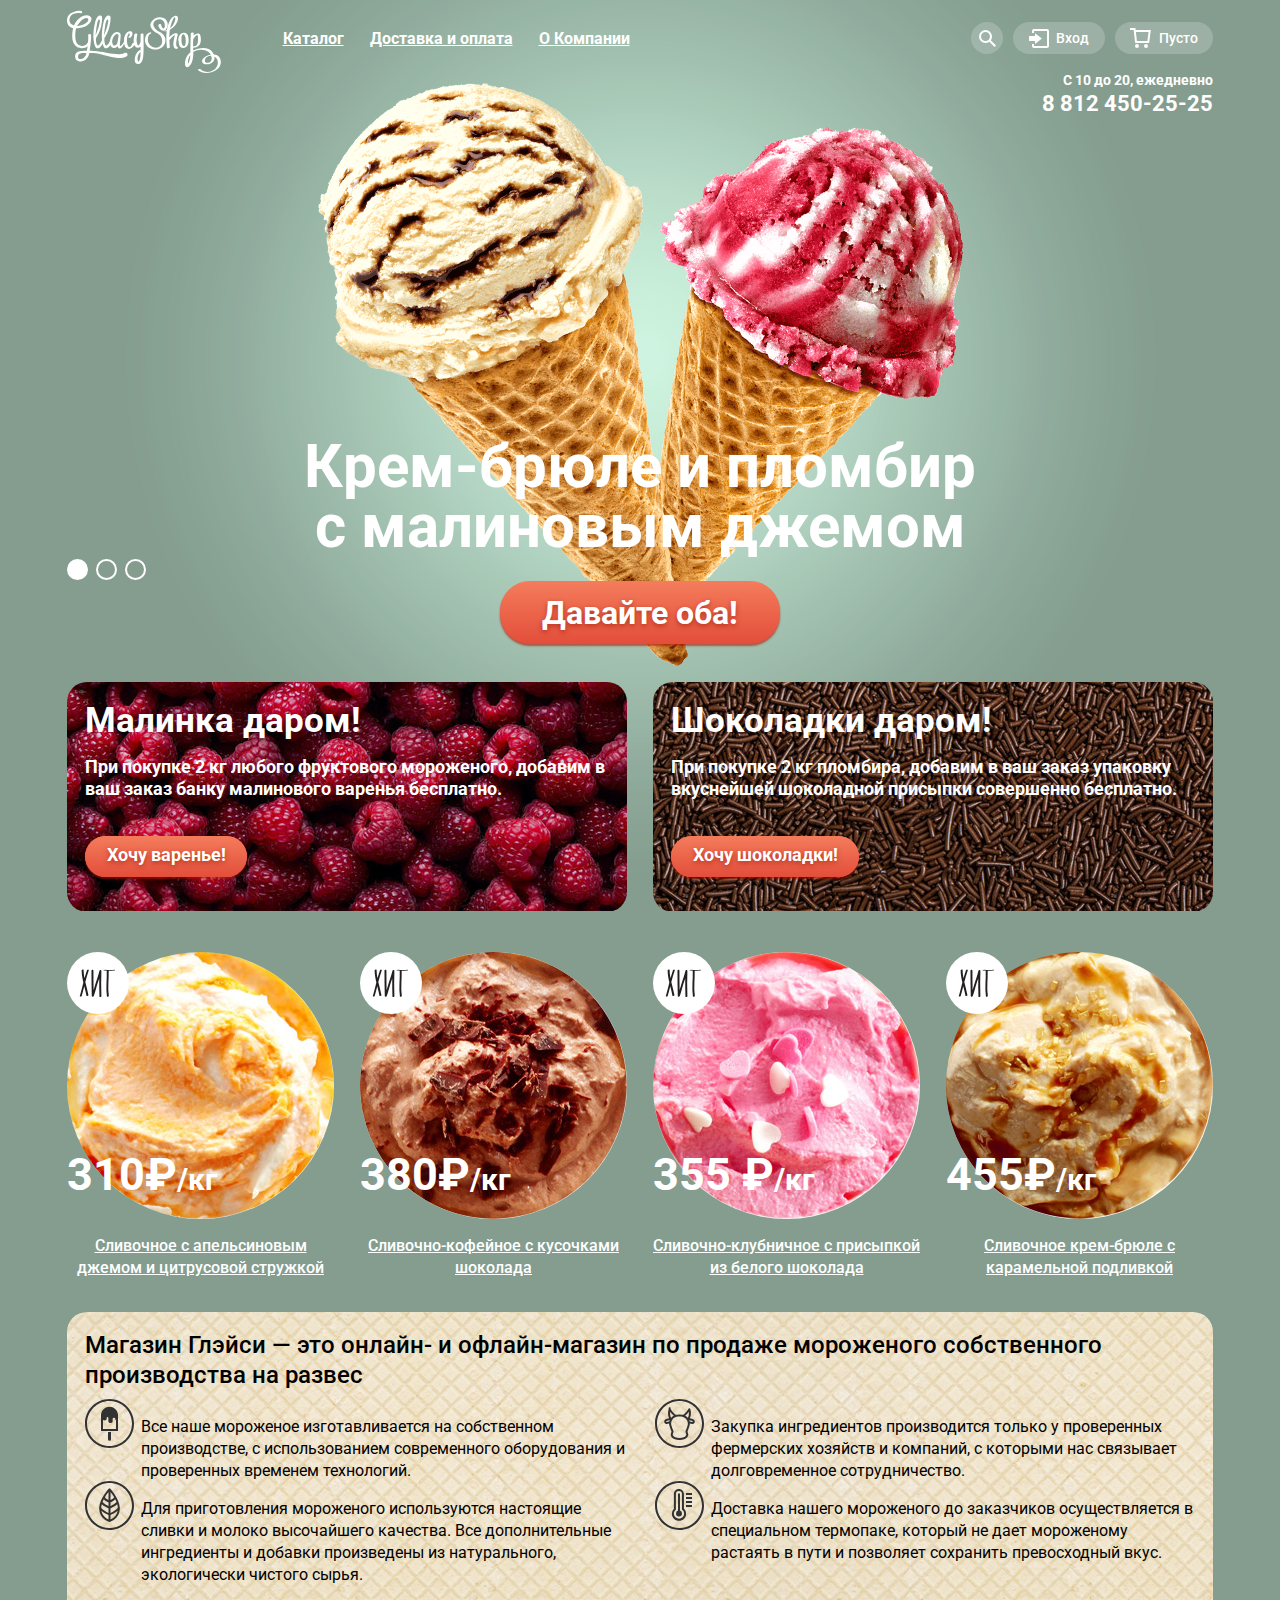
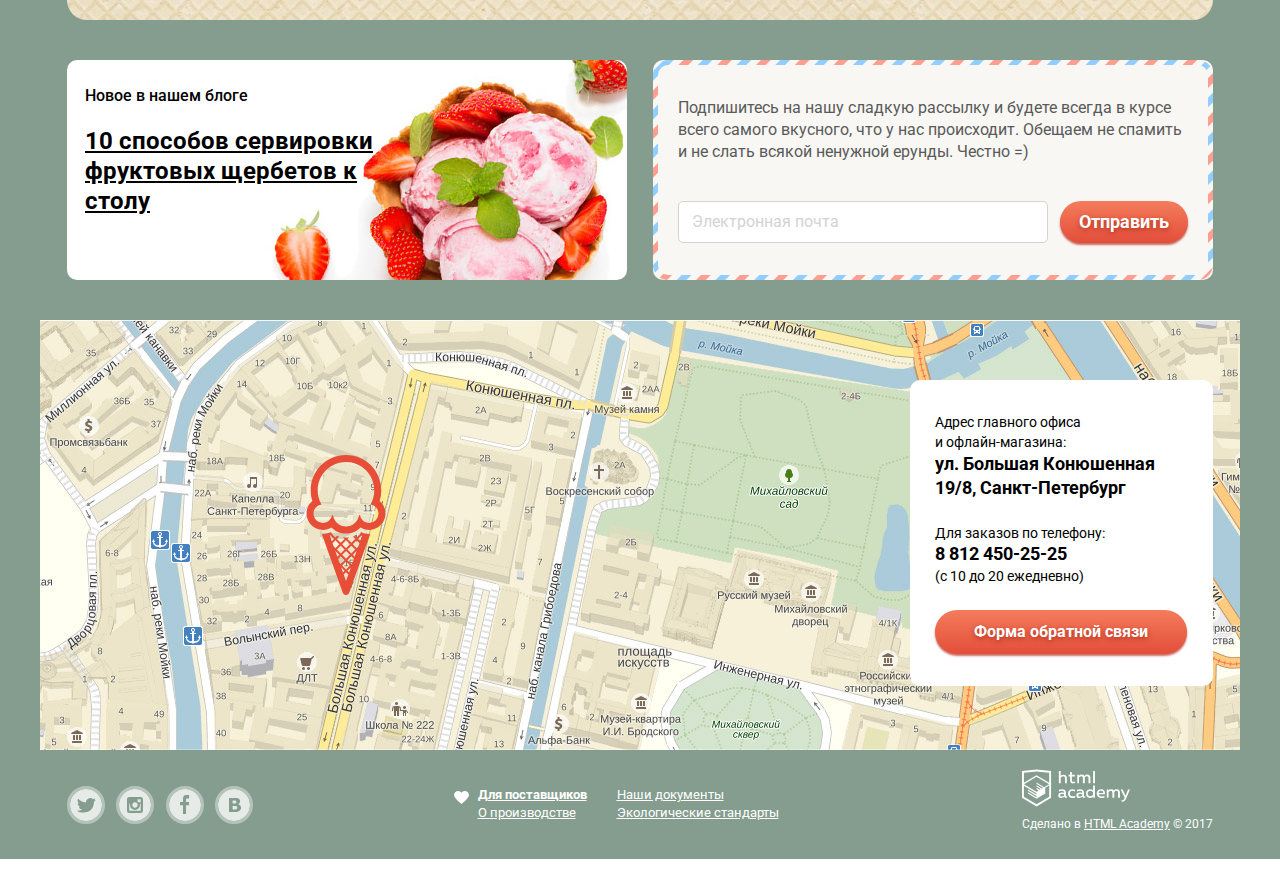
<file: index.html>
<!DOCTYPE html>
<html lang="ru">
  <head>
    <meta charset="utf-8">
    <title>Глейси: магазин мороженого</title>
    <link href="https://fonts.googleapis.com/css?family=Roboto:400,500,700&amp;subset=cyrillic" rel="stylesheet">
    <link rel="stylesheet" type="text/css" href="css/normalize.css">
    <link rel="stylesheet" type="text/css" href="css/style.css">
  </head>
  <body>
    <input class="visually-hidden" type="radio" name="toggle" id="product-1" checked>
    <input class="visually-hidden" type="radio" name="toggle" id="product-2">
    <input class="visually-hidden" type="radio" name="toggle" id="product-3">
    <div class="site-wrapper">
      <div class="container">
        <div class="main-header-wrapper">
          <header class="main-header">
            <a class="main-header-logo"><img src="img/logo.svg" width="154" height="64" alt="Логотип Глейси Шопа"></a>

            <nav class="main-navigation">
              <ul class="site-navigation">
                <li class="site-navigation-item">
                  <a href="catalog.html">Каталог</a>
                  <ul class="site-subnavi-list">
                    <li class="site-subnavi-item site-subnavi-item-new"><a href="#"><b>Новинки</b></a></li>
                    <li class="site-subnavi-item"><a href="#">Сливочное</a></li>
                    <li class="site-subnavi-item site-subnavi-item-active"><a href="#">Щербеты</a></li>
                    <li class="site-subnavi-item"><a href="#">Фруктовый лед</a></li>
                    <li class="site-subnavi-item"><a href="#">Мелорин</a></li>
                  </ul>
                </li>
                <li class="site-navigation-item"><a href="#">Доставка и оплата</a></li>
                <li class="site-navigation-item"><a href="#">О Компании</a></li>
              </ul>
            </nav>

            <div class="client-navigation-wrapper">
              <div class="client-navigation">
                <ul class="client-navigation-list">

                  <li class="client-navigation-item">
                    <a class="header-search" href="#">
                      <span class="visually-hidden">Поиск</span>
                      <svg xmlns="http://www.w3.org/2000/svg" xmlns:xlink="http://www.w3.org/1999/xlink" width="17" height="17" viewBox="0 0 17 17"><path fill="#fff" d="M16.958 15.527L11.75 10.32A6.455 6.455 0 0 0 13 6.5 6.5 6.5 0 1 0 6.5 13a6.465 6.465 0 0 0 3.839-1.263l5.205 5.204 1.414-1.414zM6.5 11C4.019 11 2 8.981 2 6.5S4.019 2 6.5 2 11 4.019 11 6.5 8.981 11 6.5 11z"/></svg>
                    </a>
                    <form class="search-modal" action="https://echo.htmlacademy.ru" method="post">
                      <label class="visually-hidden" for="search-input">Поиск по сайту</label>
                      <input class="search-input-field" type="search" name="search" id="search-input" placeholder="Что ищем?">
                    </form>
                  </li>

                  <li class="client-navigation-item">
                    <a class="header-login" href="#"><span class="header-login-text">Вход</span>
                      <svg xmlns="http://www.w3.org/2000/svg" xmlns:xlink="http://www.w3.org/1999/xlink" width="21" height="19" viewBox="0 0 21 19"><g fill="#000"><path d="M6 14.875L12.917 9.5 6 4.125v2.917H-.042v4.917H6z"/><path d="M18 0H5C3.9 0 3 .9 3 2v2h2V2h13v15H5v-2H3v2c0 1.1.9 2 2 2h13c1.1 0 2-.9 2-2V2c0-1.1-.9-2-2-2z"/></g></svg>
                    </a>
                    <form class="login-modal" action="https://echo.htmlacademy.ru" method="post">
                      <label class="visually-hidden" for="email-imput">Электронная почта</label>
                      <input class="client-navigation-input" type="email" name="email" id="email-imput" placeholder="Электронная почта" required>
                      <label class="visually-hidden" for="password-input">Пароль</label>
                      <input class="client-navigation-input" type="password" name="password" id="password-input" placeholder="Пароль" required>
                      <div class="login-modal-actions">
                        <button class="button button-enter" type="submit">Войти</button>
                        <p class="client-navigation-links">
                          <a href="#">Забыли пароль?</a>
                          <a href="#">Новая регистрация</a>
                        </p>
                      </div>
                    </form>
                  </li>

                  <li class="client-navigation-item">
                    <a class="header-basket" href="#"><span class="header-basket-text">Пусто</span>
                      <svg xmlns="http://www.w3.org/2000/svg" width="21" height="20" viewBox="0 0 21 20"><g fill="#FFF"><path d="M5.657 2.031L5.422 0H0v2h3.64l1.5 13h13.988l1.699-12.969H5.657zM17.372 13H6.922L5.888 4.031h12.66L17.372 13z"/><circle cx="6.984" cy="18" r="2"/><circle cx="15.984" cy="18" r="2"/></g></svg>
                    </a>
                  </li>
                </ul>
              </div>

              <div class="header-info">
                <p class="opening-hours">С 10 до 20, ежедневно</p>
                <p class="header-telephone" href="tel:+78124502525">8 812 450-25-25</p>
              </div>
            </div>
          </header>
          <section class="intro-slider">
            <h1 class="visually-hidden">Мороженое в ассортименте</h1>
            <div class="slider-controls">
              <label for="product-1">Первый</label>
              <label for="product-2">Второй</label>
              <label for="product-3">Третий</label>
            </div>
            <ul class="slider-list">
              <li class="slider-item slide" id="slide1">
                <h2>Крем-брюле и пломбир с малиновым джемом</h3>
                <a class="button slider-button" href="#">Давайте оба!</a>
              </li>
              <li class="slider-item slide" id="slide2">
                <h2>Шоколадный пломбир и лимонный сорбет</h3>

                <a class="button slider-button" href="#">Давайте оба!</a>
              </li>
              <li class="slider-item slide" id="slide3">
                <h2>Пломбир с помадкой и клубничный щербет</h3>

                <a class="button slider-button" href="#">Давайте оба!</a>
              </li>
            </ul>
          </section>
        </div>
        <main>


          <section class="announces">
            <h2 class="visually-hidden">Анонсы ангеботов</h2>
            <article class="announce-raspberry">
              <h3>Малинка даром!</h2>
              <p>При покупке 2 кг любого фруктового мороженого, добавим в ваш заказ банку малинового варенья бесплатно.</p>
              <a class="button announces-button" href="#">Хочу варенье!</a>
            </article>

            <article class="announce-chocolate">
              <h3>Шоколадки даром!</h2>
              <p>При покупке 2 кг пломбира, добавим в ваш заказ упаковку вкуснейшей шоколадной присыпки совершенно бесплатно.</p>
              <a class="button announces-button" href="#">Хочу шоколадки!</a>
            </article>
          </section>

          <section class="offers">
            <h2 class="visually-hidden">Наши хиты</h2>
            <ul class="offer-hits">
              <li class="offer-item">
                <div class="offer-image-wrapper">
                  <img src="img/ice01.jpg" width="267" height="267" alt="Сливочное морожение">
                </div>
                <a class="offer-titel" href="#">Сливочное с апельсиновым джемом и цитрусовой стружкой</a>
                <p class="offer-price">310&#x20bd<span>/кг</span></p>
                <div class="button-offer-wrapper">
                  <button class="button button-offer">Быстрый просмотр</button>
                </div>
              </li>
              <li class="offer-item">
                <div class="offer-image-wrapper">
                  <img src="img/ice02.jpg" width="267" height="267" alt="Сливочно-кофейное морожение">
                </div>
                <a class="offer-titel" href="#">Сливочно-кофейное с кусочками шоколада</a>
                <p class="offer-price">380&#x20bd<span>/кг</span></p>
                <div class="button-offer-wrapper">
                  <button class="button button-offer">Быстрый просмотр</button>
                </div>
              </li>
              <li class="offer-item">
                <div class="offer-image-wrapper">
                  <img src="img/ice03.jpg" width="267" height="267" alt="Сливочно-клубничное морожение">
                </div>
                <a class="offer-titel" href="#">Сливочно-клубничное с присыпкой из белого шоколада</a>
                <p class="offer-price">355 &#x20bd<span>/кг</span></p>
                <div class="button-offer-wrapper">
                  <button class="button button-offer">Быстрый просмотр</button>
                </div>
              </li>
              <li class="offer-item">
                <div class="offer-image-wrapper">
                  <img src="img/ice04.jpg" width="267" height="267" alt="Сливочное крем-брюле">
                </div>
                <a class="offer-titel" href="#">Сливочное крем-брюле с карамельной подливкой</a>
                <p class="offer-price">455&#x20bd<span>/кг</span></p>
                <div class="button-offer-wrapper">
                  <button class="button button-offer">Быстрый просмотр</button>
                </div>
              </li>
            </ul>
          </section>

          <section class="features">
            <h2 class="visually-hidden">Кто мы</h2>
            <h3>Магазин Глэйси — это онлайн- и офлайн-магазин по продаже мороженого собственного производства на развес</h3>
            <ul class="features-list">
              <div class="features-left-column">
                <li class="features-item"><p>Все наше мороженое изготавливается на собственном производстве, с использованием современного оборудования и проверенных временем технологий.</p></li>
                <li class="features-item"><p>Для приготовления мороженого используются настоящие сливки и молоко высочайшего качества. Все дополнительные ингредиенты и добавки произведены из натурального, экологически чистого сырья.</p></li>
              </div>
              <div class="features-right-column">
                <li class="features-item"><p>Закупка ингредиентов  производится только у проверенных фермерских хозяйств и компаний, с которыми нас связывает долговременное сотрудничество.</p></li>
                <li class="features-item"><p>Доставка нашего мороженого до заказчиков осуществляется в специальном термопаке, который не дает мороженому растаять в пути и позволяет сохранить превосходный вкус.</p></li>
              </div>
            </ul>
          </section>

          <div class="blog-newsletter">
            <article class="blog-news">
              <h2 class="visually-hidden">Новости</h2>
              <b>Новое в нашем блоге</b>
              <h3><a href="">10 способов сервировки фруктовых щербетов к столу</a></h3>
            </article>

            <section class="newsletter">
              <h2 class="visually-hidden">Рассылка</h2>
              <div class="newsletter-wrapper">
                <p>Подпишитесь на нашу сладкую рассылку и будете всегда в курсе всего самого вкусного, что у нас происходит. Обещаем не спамить и не слать всякой ненужной ерунды. Честно =) </p>
                <form class="newsletter-form" action="https://echo.htmlacademy.ru" method="post">
                  <input type="email" name="email" placeholder="Электронная почта">
                  <a class="button newsletter-button" href="#">Отправить</a>
                </form>
              </div>
            </section>
          </div>

          <section class="map">
            <h2 class="visually-hidden">Глейси на карте</h2>
            <img class="map-image" src="img/map.jpg" width="100%" height="auto" alt="Магазин Глейси на карте">
            <section class="address">
              <h2 class="visually-hidden">Адрес Глейси</h2>
              <p class="address-map">Адрес главного офиса <br>и офлайн-магазина:
                <b class="address-details">ул. Большая Конюшенная <br>19/8, Санкт-Петербург</b>
              </p>
              <p class="address-map">Для заказов по телефону:
                <a class="telephone" href="tel:+78124502525">8 812 450-25-25</a>
                <span class="hours-map">(с 10 до 20 ежедневно)</span>
              </p>
              <a class="button button-feedback" href="#">Форма обратной связи</a>
            </section>
          </section>
        </main>

        <footer class="main-footer">

          <section class="footer-social">
            <h2 class="visually-hidden">Глейси в социальных сетях</h2>
            <ul class="social-list">
              <li class="social-item twitter"><a href="https://twitter.com/htmlacademy_ru" target="_blank"><span class="visually-hidden">Твитер</span></a></li>
              <li class="social-item instagram"><a href="https://www.instagram.com/htmlacademy/" target="_blank"><span class="visually-hidden">Инстаграм</span></a></li>
              <li class="social-item facebook"><a href="https://www.facebook.com/htmlacademy/" target="_blank"><span class="visually-hidden">Фейсбук</span></a></li>
              <li class="social-item vkontakte"><a href="https://vk.com/htmlacademy" target="_blank"><span class="visually-hidden">Вконтакте</span></a></li>
            </ul>
          </section>

          <section class="impressum">
            <h2 class="visually-hidden">Документы</h2>
            <div class="impressum-docs">
              <div class="docs-left-column">
                <a href="">Для поставщиков</a>
                <a href="">О производстве</a>
              </div>
              <div class="docs-right-column">
                <a href="">Наши документы</a>
                <a href="">Экологические стандарты</a>
              </div>
            </div>
          </section>

          <section class="copyright">
            <h2 class="visually-hidden">Копирайт</h2>
            <a class="logo-academy-link" href="https://htmlacademy.ru/intensive/htmlcss" target="_blank">
              <img class="logo-academy" src="img/logo-htmlacademy.svg" width="108" height="40" alt="Лого HTML академии">
            </a>
            <p class="copyright-text">Сделано в <a href="https://htmlacademy.ru/intensive/htmlcss">HTML Academy</a> &#169; 2017</p>
          </section>
        </footer>
        <div class="overlay">
          <!-- Popup with feedback form -->
          <form class="feedback-form" action="https://echo.htmlacademy.ru" method="post">
            <h2 class="feedback-form-title">Мы обязательно вам ответим!</h2>
            <label class="feedback-form-item visually-hidden" for="feedback-name">Имя</label>
            <input class="feedback-form-input" type="text" name="name" id="feedback-name" placeholder="Как вас зовут?" required>
            <label class="feedback-form-item visually-hidden" for="feedback-email">Емейл</label>
            <input class="feedback-form-input" type="email" name="email" id="feedback-email" placeholder="Ваша почта для ответа?" required>
            <textarea class="feedback-form-input feedback-text" placeholder="Напишите что-нибудь..." rows="7"></textarea>
            <button class="button button-feedback-submit" type=submit>Отправить</button>
            <button class="button-feedback-close" type="button">Закрыть</button>
          </form>
        </div>
      </div>
    </div>
  </body>
</html>
</file>
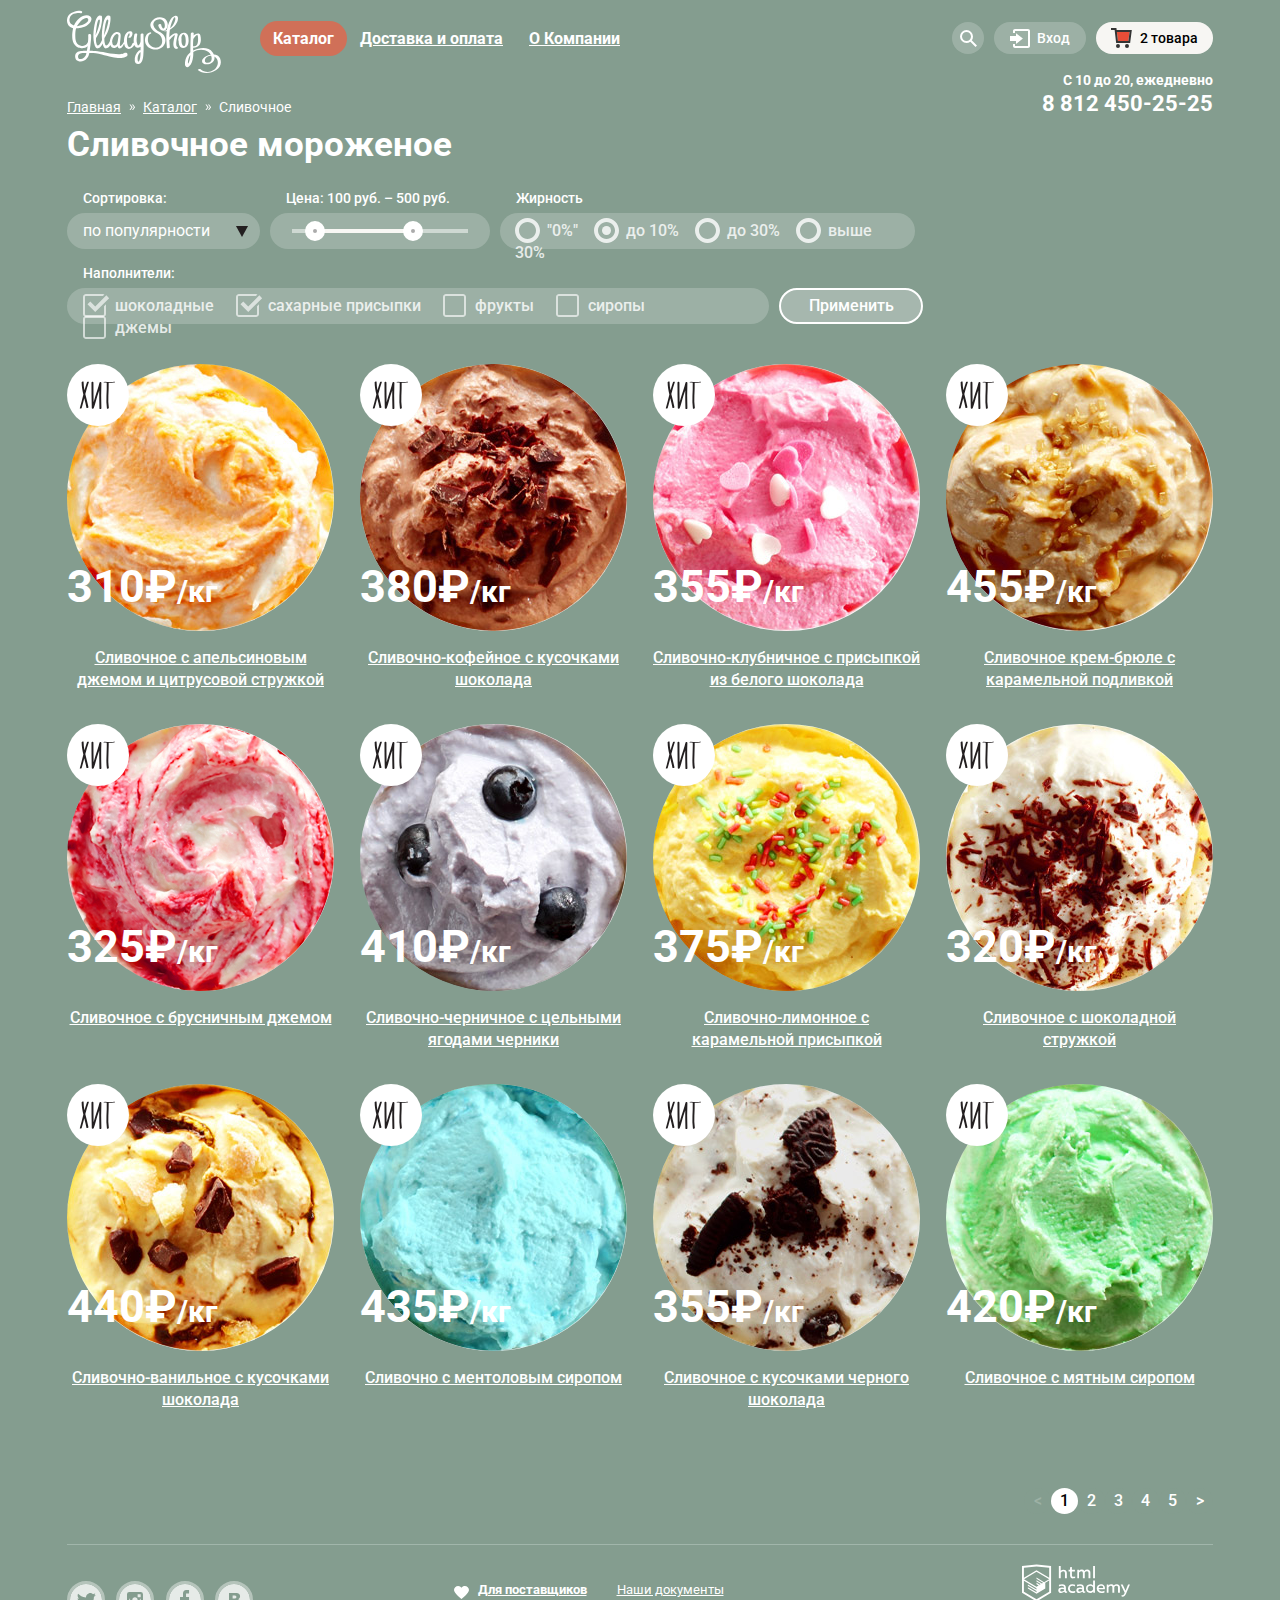
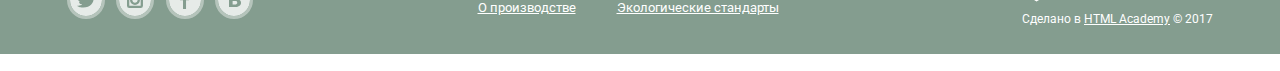
<file: catalog.html>
<!DOCTYPE html>
<html lang="ru">
  <head>
    <meta charset="utf-8">
    <title>Глейси: каталог мороженого</title>
    <link href="https://fonts.googleapis.com/css?family=Roboto:400,500,700&amp;subset=cyrillic" rel="stylesheet">
    <link rel="stylesheet" type="text/css" href="css/normalize.css">
    <link rel="stylesheet" type="text/css" href="css/style.css">
  </head>
  <body>
    <div class="catalog-wrapper">
      <div class="container">
        <div class="main-header-wrapper">
          <header class="inner-header">
            <a class="main-header-logo" href="index.html"><img src="img/logo.svg" width="154" height="64" alt="Логотип Глейси Шопа"></a>

            <nav class="main-navigation">
              <ul class="site-navigation">
                <li class="site-navigation-item site-navigation-item-active">
                  <a class="active" href="#">Каталог</a>
                  <ul class="site-subnavi-list">
                    <li class="site-subnavi-item site-subnavi-item-new"><a href="#"><b>Новинки</b></a></li>
                    <li class="site-subnavi-item"><a href="#">Сливочное</a></li>
                    <li class="site-subnavi-item site-subnavi-item-active"><a href="#">Щербеты</a></li>
                    <li class="site-subnavi-item"><a href="#">Фруктовый лед</a></li>
                    <li class="site-subnavi-item"><a href="#">Мелорин</a></li>
                  </ul>
                </li>
                <li class="site-navigation-item"><a href="#">Доставка и оплата</a></li>
                <li class="site-navigation-item"><a href="#">О Компании</a></li>
              </ul>
            </nav>

            <div class="client-navigation-wrapper">
              <div class="client-navigation">
                <ul class="client-navigation-list">

                  <li class="client-navigation-item">
                    <a class="header-search" href="#">
                      <span class="visually-hidden">Поиск</span>
                      <svg xmlns="http://www.w3.org/2000/svg" xmlns:xlink="http://www.w3.org/1999/xlink" width="17" height="17" viewBox="0 0 17 17"><path fill="#fff" d="M16.958 15.527L11.75 10.32A6.455 6.455 0 0 0 13 6.5 6.5 6.5 0 1 0 6.5 13a6.465 6.465 0 0 0 3.839-1.263l5.205 5.204 1.414-1.414zM6.5 11C4.019 11 2 8.981 2 6.5S4.019 2 6.5 2 11 4.019 11 6.5 8.981 11 6.5 11z"/></svg>
                    </a>
                    <form class="search-modal" action="https://echo.htmlacademy.ru" method="post">
                      <label class="visually-hidden" for="search-input">Поиск по сайту</label>
                      <input class="search-input-field" type="search" name="search" id="search-input" placeholder="Что ищем?">
                    </form>
                  </li>

                  <li class="client-navigation-item">
                    <a class="header-login" href="#"><span class="header-login-text">Вход</span>
                      <svg xmlns="http://www.w3.org/2000/svg" xmlns:xlink="http://www.w3.org/1999/xlink" width="21" height="19" viewBox="0 0 21 19"><g fill="#000"><path d="M6 14.875L12.917 9.5 6 4.125v2.917H-.042v4.917H6z"/><path d="M18 0H5C3.9 0 3 .9 3 2v2h2V2h13v15H5v-2H3v2c0 1.1.9 2 2 2h13c1.1 0 2-.9 2-2V2c0-1.1-.9-2-2-2z"/></g></svg>
                    </a>

                    <form class="login-modal" action="https://echo.htmlacademy.ru" method="post">
                      <label class="visually-hidden" for="email-imput">Электронная почта</label>
                      <input class="client-navigation-input" type="email" name="email" id="email-imput" placeholder="Электронная почта" required>
                      <label class="visually-hidden" for="password-input">Пароль</label>
                      <input class="client-navigation-input" type="password" name="password" id="password-input" placeholder="Пароль" required>
                      <div class="login-modal-actions">
                        <button class="button button-enter" type="submit">Войти</button>
                        <p class="client-navigation-links">
                          <a href="#">Забыли пароль?</a>
                          <a href="#">Новая регистрация</a>
                        </p>
                      </div>
                    </form>
                  </li>

                  <li class="client-navigation-item">
                    <a class="header-basket basket-full" href="#"><span class="header-basket-text">2 товара</span>
                      <svg xmlns="http://www.w3.org/2000/svg" width="21" height="20" viewBox="0 0 21 20"><path fill="#E84D37" d="M5.888 4.031L6.922 13h10.45l1.176-8.969z"/><circle fill="#343434" cx="6.984" cy="18" r="2"/><circle fill="#343434" cx="15.984" cy="18" r="2"/><path fill="#343434" d="M5.657 2.031L5.422 0H0v2h3.64l1.5 13h13.988l1.699-12.969H5.657zM17.372 13H6.922L5.888 4.031h12.66L17.372 13z"/></svg>
                    </a>
                    <section class="basket-container-full">
                      <h2 class="visually-hidden">Товары в корзине</h2>
                      <table class="basket-list">
                        <thead class="visually-hidden"></thead>
                        <tbody>
                          <tr class="basket-item">
                            <td class="basket-cancel">
                              <button><span class="visually-hidden">Удалить</span></button>
                            </td>
                            <td class="basket-pic">
                              <img class="basket-item-img" src="img/ice01.jpg" width="33" height="33" alt="Пломбир с апельсиновым джемом">
                            </td>
                            <td>
                              <p class="basket-item-title">Пломбир с апельсиновым джемом</p>
                            </td>
                            <td class="basket-quantity">
                              <p>1,5 кг x <span>200 руб.</span></p>
                            </td>
                            <td class="basket-price">
                              <p>300 руб.</p>
                            </td>
                          </tr>

                          <tr class="basket-item">
                            <td class="basket-cancel">
                              <button class="visually-hidden button-cancel">Удалить</button>
                            </td>
                            <td class="basket-pic">
                              <img class="basket-item-img" src="img/ice02.jpg" width="33" height="33" alt="Клубничный пломбир с присыпкой из белого шоколада">
                            </td>
                            <td>
                              <p class="basket-item-title">Клубничный пломбир с присыпкой из белого шоколада</p>
                            </td>
                            <td class="basket-quantity">
                              <p>1,5 кг x <span>300 руб.</span></p>
                            </td>
                            <td class="basket-price">
                              <p>450 руб.</p>
                            </td>
                          </tr>
                        </tbody>
                        <tfoot>
                          <tr>
                            <td class="basket-full-price" colspan="5">Итого: 750 руб.</td>
                          </tr>
                        </tfoot>
                      </table>
                      <a class="button button-submit-order" href="#">Оформить заказ</a>
                    </section>
                  </li>
                </ul>
              </div>

              <div class="header-info">
                <p class="opening-hours">С 10 до 20, ежедневно</p>
                <p class="header-telephone" href="tel:+78124502525">8 812 450-25-25</p>
              </div>
            </div>


          </header>
        </div>

        <main class="inner-main">
          <ul class="breadcrubms">
            <li><a class="breadcrubms-link" href="index.html">Главная</a></li>
            <li><a class="breadcrubms-link" href="catalog.html">Каталог</a></li>
            <li><a class="breadcrubms-link current">Сливочное</a></li>
          </ul>

          <section class="filters">
            <h1>Сливочное мороженое</h1>

            <form action="" method="post">

              <div class="form-first-row">
                <fieldset class="filter-sort">
                  <legend class="form-head">Сортировка:</legend>
                  <div class="form-sorting-wrapper">
                    <select class="form-sorting" name="sorting">
                      <option class="sorting-item" value="popularity" selected>по популярности</option>
                      <option class="sorting-item" value="cheap">сначала недорогие</option>
                      <option class="sorting-item" value="expensive">сначала дорогие</option>
                      <option class="sorting-item" value="fat">по жирности</option>
                    </select>
                  </div>
                </fieldset>

                <fieldset class="filter-price">
                  <legend class="form-head">Цена: 100 руб. – 500 руб.</legend>
                  <div class="form-price-wrapper">
                    <label class="min-price">
                      <input class="visually-hidden" type="range" name="min-price" value="100" min="100" max="500">
                    </label>
                    <label class="max-price">
                      <input class="visually-hidden" type="range" name="max-price" value="500" min="100" max="500">
                    </label>
                    <div class="range-controls">
                      <div class="scale">
                        <div class="bar"></div>
                      </div>
                      <div class="range-toggle range-toggle-min"></div>
                      <div class="range-toggle range-toggle-max"></div>
                    </div>
                  </div>

                </fieldset>

                <fieldset class="filter-fat">
                  <legend class="form-head">Жирность</legend>
                  <div class="filter-fat-wrapper">
                    <input class="fat-input visually-hidden" type="radio" name="fat" id="zero">
                    <label class="fat-number" for="zero">"0%"</label>

                    <input class="fat-input visually-hidden" type="radio" name="fat" id="ten" checked>
                    <label class="fat-number" for="ten">до 10%</label>

                    <input class="fat-input visually-hidden" type="radio" name="fat" id="thirty">
                    <label class="fat-number" for="thirty">до 30%</label>

                    <input class="fat-input visually-hidden" type="radio" name="fat" id="from-thirty">
                    <label class="fat-number" for="from-thirty">выше 30%</label>
                  </div>
                </fieldset>
              </div>

              <div class="form-second-row">
                <fieldset class="filter-topping">
                  <legend class="form-head">Наполнители:</legend>
                  <div class="filter-topping-wrapper">
                    <input class="toggle-checkbox visually-hidden" type="checkbox" name="chocolate" id="chocolate" checked>
                    <label class="topping-item" for="chocolate">шоколадные</label>

                    <input class="toggle-checkbox visually-hidden" type="checkbox" name="sugar-powder" id="sugar-powder" checked>
                    <label class="topping-item" for="sugar-powder">сахарные присыпки</label>

                    <input class="toggle-checkbox visually-hidden" type="checkbox" name="fruits" id="fruits">
                    <label class="topping-item" for="fruits">фрукты</label>

                    <input class="toggle-checkbox visually-hidden" type="checkbox" name="sirup" id="sirup">
                    <label class="topping-item" for="sirup">сиропы</label>

                    <input class="toggle-checkbox visually-hidden" type="checkbox" name="jam" id="jam">
                    <label class="topping-item" for="jam">джемы</label>
                  </div>
                </fieldset>
                <button class="filter-button" type="submit">Применить</button>
              </div>
            </form>
          </section>

          <section class="offers-catalog">
            <h2 class="visually-hidden">Каталог мороженок</h2>
            <ul class="offers-list">
              <li class="offer-item">
                <div class="offer-image-wrapper">
                  <img src="img/ice01.jpg" width="267" height="267" alt="Сливочное морожение">
                </div>
                <a class="offer-titel" href="#">Сливочное с апельсиновым джемом и цитрусовой стружкой</a>
                <p class="offer-price">310&#8381;<span>/кг</span></p>
                <div class="button-offer-wrapper">
                  <button class="button button-offer">Быстрый просмотр</button>
                </div>
              </li>
              <li class="offer-item">
                <div class="offer-image-wrapper">
                  <img src="img/ice02.jpg" width="267" height="267" alt="Сливочно-кофейное морожение">
                </div>
                <a class="offer-titel" href="#">Сливочно-кофейное с кусочками шоколада</a>
                <p class="offer-price">380&#8381;<span>/кг</span></p>
                <div class="button-offer-wrapper">
                  <button class="button button-offer">Быстрый просмотр</button>
                </div>
              </li>
              <li class="offer-item">
                <div class="offer-image-wrapper">
                  <img src="img/ice03.jpg" width="267" height="267" alt="Сливочно-клубничное морожение">
                </div>
                <a class="offer-titel" href="#">Сливочно-клубничное с присыпкой из белого шоколада</a>
                <p class="offer-price">355&#8381;<span>/кг</span></p>
                <div class="button-offer-wrapper">
                  <button class="button button-offer">Быстрый просмотр</button>
                </div>
              </li>
              <li class="offer-item">
                <div class="offer-image-wrapper">
                  <img src="img/ice04.jpg" width="267" height="267" alt="Сливочное крем-брюле">
                </div>
                <a class="offer-titel" href="#">Сливочное крем-брюле с карамельной подливкой</a>
                <p class="offer-price">455&#8381;<span>/кг</span></p>
                <div class="button-offer-wrapper">
                  <button class="button button-offer">Быстрый просмотр</button>
                </div>
              </li>

              <li class="offer-item">
                <div class="offer-image-wrapper">
                  <img src="img/ice05.jpg" width="267" height="267" alt="Сливочное брусничное">
                </div>
                <a class="offer-titel" href="#">Сливочное с брусничным джемом</a>
                <p class="offer-price">325&#8381;<span>/кг</span></p>
                <div class="button-offer-wrapper">
                  <button class="button button-offer">Быстрый просмотр</button>
                </div>
              </li>
              <li class="offer-item">
                <div class="offer-image-wrapper">
                  <img src="img/ice06.jpg" width="267" height="267" alt="Сливочно-черничное морожение">
                </div>
                <a class="offer-titel" href="#">Сливочно-черничное с цельными ягодами черники</a>
                <p class="offer-price">410&#8381;<span>/кг</span></p>
                <div class="button-offer-wrapper">
                  <button class="button button-offer">Быстрый просмотр</button>
                </div>
              </li>
              <li class="offer-item">
                <div class="offer-image-wrapper">
                  <img src="img/ice07.jpg" width="267" height="267" alt="Сливочно-лимонное морожение">
                </div>
                <a class="offer-titel" href="#">Сливочно-лимонное с карамельной присыпкой</a>
                <p class="offer-price">375&#8381;<span>/кг</span></p>
                <div class="button-offer-wrapper">
                  <button class="button button-offer">Быстрый просмотр</button>
                </div>
              </li>
              <li class="offer-item">
                <div class="offer-image-wrapper">
                  <img src="img/ice08.jpg" width="267" height="267" alt="Сливочное с шоколадом">
                </div>
                <a class="offer-titel" href="#">Сливочное с шоколадной стружкой</a>
                <p class="offer-price">320&#8381;<span>/кг</span></p>
                <div class="button-offer-wrapper">
                  <button class="button button-offer">Быстрый просмотр</button>
                </div>
              </li>

              <li class="offer-item">
                <div class="offer-image-wrapper">
                  <img src="img/ice09.jpg" width="267" height="267" alt="Сливочное-ванильное морожение">
                </div>
                <a class="offer-titel" href="#">Сливочно-ванильное с кусочками шоколада</a>
                <p class="offer-price">440&#8381;<span>/кг</span></p>
                <div class="button-offer-wrapper">
                  <button class="button button-offer">Быстрый просмотр</button>
                </div>
              </li>
              <li class="offer-item">
                <div class="offer-image-wrapper">
                  <img src="img/ice10.jpg" width="267" height="267" alt="Сливочно-ментоловое морожение">
                </div>
                <a class="offer-titel" href="#">Сливочно с ментоловым сиропом</a>
                <p class="offer-price">435&#8381;<span>/кг</span></p>
                <div class="button-offer-wrapper">
                  <button class="button button-offer">Быстрый просмотр</button>
                </div>
              </li>
              <li class="offer-item">
                <div class="offer-image-wrapper">
                  <img src="img/ice11.jpg" width="267" height="267" alt="Сливочное с шоколадом морожение">
                </div>
                <a class="offer-titel" href="#">Сливочное с кусочками черного шоколада</a>
                <p class="offer-price">355&#8381;<span>/кг</span></p>
                <div class="button-offer-wrapper">
                  <button class="button button-offer">Быстрый просмотр</button>
                </div>
              </li>
              <li class="offer-item">
                <div class="offer-image-wrapper">
                  <img src="img/ice12.jpg" width="267" height="267" alt="Сливочное-мятное">
                </div>
                <a class="offer-titel" href="#">Сливочное с мятным сиропом</a>
                <p class="offer-price">420&#8381;<span>/кг</span></p>
                <div class="button-offer-wrapper">
                  <button class="button button-offer">Быстрый просмотр</button>
                </div>
              </li>
            </ul>
          </section>

          <section class="pagination">
            <h2 class="visually-hidden">Страницы каталога</h2>
            <ul class="pagination-list">
              <li class="pagination-item"><a class="previous disabled" href="#">&lt;</a></li>
              <li class="pagination-item"><a class="current" href="#">1</a></li>
              <li class="pagination-item"><a href="#">2</a></li>
              <li class="pagination-item"><a href="#">3</a></li>
              <li class="pagination-item"><a href="#">4</a></li>
              <li class="pagination-item"><a href="#">5</a></li>
              <li class="pagination-item"><a class="next" href="#">&gt;</a></li>
            </ul>
          </section>
        </main>

        <footer class="main-footer">

          <section class="footer-social">
            <h2 class="visually-hidden">Глейси в социальных сетях</h2>
            <ul class="social-list">
              <li class="social-item twitter"><a href="https://twitter.com/htmlacademy_ru" target="_blank"><span class="visually-hidden">Твитер</span></a></li>
              <li class="social-item instagram"><a href="https://www.instagram.com/htmlacademy/" target="_blank"><span class="visually-hidden">Инстаграм</span></a></li>
              <li class="social-item facebook"><a href="https://www.facebook.com/htmlacademy/" target="_blank"><span class="visually-hidden">Фейсбук</span></a></li>
              <li class="social-item vkontakte"><a href="https://vk.com/htmlacademy" target="_blank"><span class="visually-hidden">Вконтакте</span></a></li>
            </ul>
          </section>

          <section class="impressum">
            <h2 class="visually-hidden">Документы</h2>
            <div class="impressum-docs">
              <div class="docs-left-column">
                <a href="">Для поставщиков</a>
                <a href="">О производстве</a>
              </div>
              <div class="docs-right-column">
                <a href="">Наши документы</a>
                <a href="">Экологические стандарты</a>
              </div>
            </div>
          </section>

          <section class="copyright">
            <h2 class="visually-hidden">Копирайт</h2>
            <a class="logo-academy-link" href="https://htmlacademy.ru/intensive/htmlcss" target="_blank">
              <img class="logo-academy" src="img/logo-htmlacademy.svg" width="108" height="40" alt="Лого HTML академии">
            </a>
            <p class="copyright-text">Сделано в <a href="https://htmlacademy.ru/intensive/htmlcss">HTML Academy</a> &#169; 2017</p>
          </section>
        </footer>
      </div>
    </div>
  </body>
</html>
</file>
<file: css/style.css>
body {
  margin: 0;
  padding: 0;

  font-family: "Roboto", "Arial", sans-serif;
  font-size: 16px;
  line-height: 22px;
  font-weight: 700;
  color: #ffffff;
  text-transform: none;
}

.visually-hidden {
  position: absolute;

  width: 1px;
  height: 1px;
  margin: -1px;
  clip: rect(0 0 0 0);
}

a {
  text-decoration: underline;
}

.button {
  color: #ffffff;
  text-align: center;
  text-decoration: none;
  text-shadow: 0 2px 5px rgba(160, 32, 11, 0.7);
  background-color: #ec583c;
  background-image: linear-gradient(#f47c5c, #e34e3a);
  box-shadow: 0 2px 2px 0 rgba(172, 16, 0, 0.6);
  border-radius: 30px;

  cursor: pointer;
}

.button:hover,
.button:focus {
  background-color: #ef7761;
  background-image: none;
  box-shadow: 0 2px 2px 0 rgba(172, 16, 0, 1);
}

.button:active {
  background-image: linear-gradient(#f26843, #e74a35);
  box-shadow: inset 0 2px 2px 0 rgba(172, 16, 0, 1);
}

.site-wrapper {
  min-width: 1200px;
  margin: 0 auto;
  background-color: #849d8f;
  background-image: url("../img/intro-image01.png");
  background-repeat: no-repeat;
  background-position: top center;

  transition: background-image 0.5s ease, background-color 0.5s ease;
}

.container {
  width: 1200px;
  margin: 0 auto;
}


/* ------- wrapper for catalog.html ------- */

.catalog-wrapper {
  min-width: 1200px;
  margin: 0 auto;
  background-color: #849d8f;
}


/* ------- Header ------- */

.main-header-wrapper {
  width: 1146px;
  margin: 0 auto;
}

.main-header {
  display: flex;
  justify-content: space-between;
  padding-top: 10px;
  align-items: flex-start;
}

.inner-header {
  display: flex;
  justify-content: space-between;
  padding-top: 10px;
  align-items: flex-start;
}

.main-header-logo {
  /* display: block;  чтоб картинка среагировала на размеры, тк она ссылка */
  width: 154px;
  height: 64px;
  margin-right: 23px;
}

.main-navigation {
  font-size: 16px;
  line-height: 18px;
  font-weight: 700;
  display: flex;
}

/* Both right & left lists of navigation  */
.site-navigation,
.client-navigation-list {
  list-style: none;
  margin: 0;
  padding: 0;
  display: flex;
  flex-direction:row;
}

.site-navigation {
  width: 676px;
  padding-top: 20px;
  align-items: flex-start;
}

.site-navigation a,
.client-navigation-list a {
  color: #ffffff;
}

.site-navigation-item {
  position: relative;
}

.site-navigation-item a {
  font-size: 16px;
  line-height: 18px;
  font-weight: 700;
  padding: 8px 13px;
  border-radius: 20px;
  background-color: transparent;
}

.site-navigation-item a:hover {
  background-color: #f7f6f3;
  padding: 8px 13px;
  border-radius: 20px;
  text-decoration: none;
  color: #000000;
}

.site-navigation-item-active .active {
  background-color: #d07058;
  padding: 8px 13px;
  border-radius: 20px;
  text-decoration: none;
}


.site-navigation-item:first-child a:hover + .site-subnavi-list {
  display: block;
}

/* Popup in header */
.site-subnavi-list {
  list-style: none;
  margin: 0;
  padding: 0;
  display: none;
  z-index: 2;

  position: absolute;
  top: 32px;
  left: -7px;
  width: 143px;
  box-sizing: border-box;
  background-color: #f8f7f4;
  border-radius: 10px;
  box-shadow: 0 20px 20px 0 rgba(0, 0, 0, 0.4);
}

.site-subnavi-list a {
  text-decoration: none;
  color: #000000;

  font-size: 14px;
  line-height: 16px;
  font-weight: 400;
  display: block;
  padding: 11px 20px 12px 20px;
}

.site-subnavi-item:last-child a {
  padding-bottom: 15px;
}

.site-subnavi-item {
  font-size: 14px;
  line-height: 16px;
  font-weight: 400;
}

.site-subnavi-item-new a {
  font-weight: 700;
}

.site-subnavi-item-new b {
  position: relative;
}

.site-subnavi-item-new b::after {
  position: absolute;
  content: "";
  top: 27px;
  left: -13px;
  width: 128px;
  height: 1px;
  background-color: #d1d0ce;
}

.site-subnavi-item:hover,
.site-subnavi-item:focus {
  background-color: #fbded8;
}

.site-subnavi-item:active {
  background-color: #f6b5a5;
}

.site-subnavi-item-active {
  background-color: #d07058;
}

.site-subnavi-item-active a {
  color: #ffffff;
}

.site-subnavi-item-active a:hover,
.site-subnavi-item-active a:focus {
  color: #000000;
}

/* Navigation on the right */
.client-navigation-wrapper {
  display: flex;
  flex-direction: column;
}

.client-navigation {
  margin-bottom: 18px;
  padding-top: 12px;
}

.client-navigation-list {
  font-size: 14px;
  line-height: 16px;
  font-weight: 500;
}

.client-navigation-list li > a {
  color: #ffffff;
  text-decoration: none
}

.client-navigation-item {
  position: relative;
  display: flex;
}

/* ------- Search popup ------- */

.header-search {
  display: flex;
  align-items: center;
  justify-content: center;

  width: 32px;
  height: 32px;

  background-color: rgba(255, 255, 255, 0.2);

  border-radius: 50%;
  margin-right: 10px;
}

.header-search:hover,
.header-search:focus {
  background-color: #ffffff;
  opacity: 1;
}

.header-search:hover path,
.header-search:focus path {
  fill: #000000;
}

/* Popup itself */
.search-modal {
  display: none;
  position: absolute;
  z-index: 2;
  box-sizing: border-box;
  padding: 20px 15px;
  right: 10px;
  top: 36px;
  width: 342px;
  height: 84px;
  background-color: #f8f7f4;
  border-radius: 10px;
  box-shadow: 0 20px 20px 0 rgba(0, 0, 0, 0.4);
}

.search-input-field {
  display: block;
  width: 100%;
  border-radius: 5px;
  box-sizing: border-box;
  padding: 9px;
  border: 1px solid #d3d3d2;

  font-size: 14px;
  line-height: 24px;
  font-weight: 400;
  color: #999999;
}

.header-search:hover + .search-modal {
  display: block;
}


/* ------- Login popup ------- */

.header-login {
  display: flex;
  align-items: center;
  justify-content: space-between;

  box-sizing: border-box;
  padding: 6px 16px;
  margin-right: 10px;

  width: 92px;
  height: 32px;
  background-color: rgba(255, 255, 255, 0.2);
  border-radius: 20px;
  vertical-align: middle;
  line-height: 32px;

}

.header-login-text {
  order: 1;
}

.header-login path {
  fill: #ffffff;
}

.header-login:hover,
.header-login:focus {
  background-color: #ffffff;
  opacity: 1;
  color: #000000;
}

.header-login:hover path {
  fill: #000000;
}

.header-login:hover + .login-modal {
  display: block;
}

/* Popup itself */
.login-modal {
  display: none;
  box-sizing: border-box;
  width: 278px;
  padding: 20px 19px;
  background-color: #f8f7f4;
  border-radius: 10px;
  box-shadow: 0 20px 20px 0 rgba(0, 0, 0, 0.4);

  position: absolute;
  content: "";
  top: 36px;
  right: 10px;
}

.client-navigation-input {
  display: block;
  width: 100%;
  border: 1px solid #d3d3d2;
  border-radius: 5px;
  box-sizing: border-box;
  padding: 9px;
  margin-bottom: 20px;

  font-size: 14px;
  line-height: 24px;
  font-weight: 400;
  color: #999999;
}

.login-modal-actions {
  display: flex;
  flex-wrap: nowrap;
}

.button-enter {
  width: 100px;
  box-sizing: border-box;
  padding: 10px 25px;
  font-size: 18px;
  line-height: 24px;
  font-weight: 700;
  margin-right: 19px;
}

.client-navigation-links {
  padding: 0;
  margin: 0;
}

.client-navigation-links a {
  color: #000000;
  font-size: 13px;
  line-height: 24px;
  font-weight: 400;
}

/* ------- Basket popup ------- */

.header-basket {
  box-sizing: border-box;
  /*width: 100px;*/
  height: 32px;
  padding: 6px 15px;
  background-color: rgba(255, 255, 255, 0.2);
  display: block;
  border-radius: 20px;
  text-align: center;
  vertical-align: middle;
  line-height: 32px;

  display: flex;
  align-items: center;
  justify-content: space-between;
}

.header-basket-text {
  order: 1;
  margin-left: 8px;
}

.header-basket.basket-full {
  background-color: #f7f6f3;
  color: #000000;
}

.header-basket.basket-full:hover + .basket-container-full {
  display: block;
}

/* Full basket catalog.html */
.basket-container-full {
  display: none;

  position: absolute;
  content: "";
  top: 36px;
  right: 0;

  box-sizing: border-box;
  width: 538px;
  padding: 20px 15px;
  background-color: #f8f7f4;
  border-radius: 10px;
  box-shadow: 0 20px 20px 0 rgba(0, 0, 0, 0.4);
}

/* table of basket items */
.basket-list {
  font-size: 13px;
  line-height: 16px;
  font-weight: 400;
  color: #000000;
  padding: 0;
  margin: 0;
  margin-bottom: 16px;
  border: none;
  border-collapse: collapse;
}

.basket-list tbody {
  padding: 0;
  margin: 0;
  border-bottom: 1px solid #cacac7;
}

.basket-item {
  display: flex;
  justify-content: flex-start;
  position: relative;
  align-items: center;
  margin-bottom: 20px;
}

.basket-cancel {
  display: block;
  width: 12px;
  height: 12px;
  margin-right: 14px;
}

.basket-cancel button {
  border: none;
  background-color: transparent;
  padding: 0;
}

.basket-cancel::before {
  content: url("../img/cross-small.svg");
  width: 12px;
  height: 12px;
  display: inline-block;
  padding: 0;
}

.basket-pic {
  display: block;
  width: 33px;
  height: 33px;
  margin-right: 14px;
}

.basket-item-img {
  display: block;
  width: 33px;
  height: 33px;
  border-radius: 50%;
  overflow: hidden;
}

.basket-item-title {
  width: 218px;
  display: block;
  padding: 0;
  margin: 0;
  margin-right: 30px;
}

.basket-quantity {
  width: 100px;
  margin-right: 23px;
}

.basket-quantity p,
.basket-price p {
  padding: 0;
  margin: 0;
}

.basket-quantity span {
  color: #999999;
}

.basket-full-price {
  font-size: 15px;
  line-height: 18px;
  font-weight: 700;
  text-align: right;
  color: #000000;

  padding-top: 15px;
}

.button-submit-order {
  display: table;
  width: 170px;
  box-sizing: border-box;
  padding: 10px 15px;
  margin-left: auto;
}


/* Header: open hours & phone */
.header-info {
  text-align: right;
}

.opening-hours {
  color: #ffffff;
  font-size: 14px;
  line-height: 16px;
  font-weight: 700;

  display: block;
  margin-top: 0;
  margin-bottom: 4px;
}

.header-telephone {
  color: #ffffff;
  font-size: 22px;
  line-height: 24px;
  display: block;
  margin: 0;
}


/* ------- Intro-slider ------- */


.intro-slider {
  padding-top: 321px;
  text-align: center;
  margin-bottom: 38px;
  position: relative;
}

.intro-slider h2 {
  font-size: 60px;
  line-height: 60px;
  width: 700px;
  margin: 0 auto;
  margin-bottom: 24px;
}

.slider-controls {
  position: absolute;
  bottom: 63px;
  left: 0;
  z-index: 2;
  font-size: 0;
}

.slider-controls label {
  display: inline-block;
  width: 17px;
  height: 17px;
  margin-right: 8px;

  vertical-align: top;

  background-color: transparent;
  border: 2px solid #ffffff;
  border-radius: 50%;
  cursor: pointer;
}

.slider-controls label:hover,
.slider-controls label:focus {
  background-color: rgba(255, 255, 255, 0.4);
}

.slider-controls label:active {
  background-color: rgba(255, 255, 255, 1);
}

.slider-list {
  list-style: none;
  padding: 0;
  margin: 0;
}

/* all slides disappiar */
.slide {
  display: none;
}

.slider-button {
  font-size: 32px;
  line-height: 44px;
  padding: 10px 40px;
  vertical-align: middle;

  display: block;
  width: 280px;
  height: 63px;
  box-sizing: border-box;
  margin: 0 auto;
}

#product-1:checked ~ .site-wrapper {
  background-color: #849d8f;
  background-image: url("../img/intro-image01.png");
}

#product-2:checked ~ .site-wrapper {
  background-color: #8996a6;
  background-image: url("../img/intro-image02.png");
}

#product-3:checked ~ .site-wrapper {
  background-color: #9d8b84;
  background-image: url("../img/intro-image03.png");
}

#product-1:checked ~ .site-wrapper #slide1,
#product-2:checked ~ .site-wrapper #slide2,
#product-3:checked ~ .site-wrapper #slide3 {
  display: block;
}

#product-1:checked ~ .site-wrapper label[for="product-1"],
#product-2:checked ~ .site-wrapper label[for="product-2"],
#product-3:checked ~ .site-wrapper label[for="product-3"] {
  background-color: #ffffff;
}

/* ------- Breadcrumbs in catalog.html ------- */


.inner-main {
  width: 1146px;
  margin: 0 auto;
  margin-top: -20px;
}

.breadcrubms {
  list-style: none;
  margin: 0;
  padding: 0;
  display: flex;
  margin-bottom: 6px;
}

.breadcrubms li {
  margin-right: 22px;
  position: relative;
}

.breadcrubms-link {
  color: #ffffff;
  font-size: 14px;
  line-height: 16px;
  font-weight: 400;
}

.breadcrubms li:last-child {
  margin-right: 0;
}

.breadcrubms li::after {
  position: absolute;
  content: "";
  width: 6px;
  height: 6px;
  top: 8px;
  right: -14px;
  background-image: url("../img/breadcrumbs-dividers.png");
}

.breadcrubms-link.current {
  text-decoration: none;
}

.breadcrubms li:last-child::after {
  display: none;
}

/* ------- Announces ------- */


.announces {
  display: flex;
  justify-content: space-between;
  width: 1146px;
  margin: 0 auto;
  margin-bottom: 40px;
}

.announce-raspberry,
.announce-chocolate {
  box-sizing: border-box;
  width: 560px;
  min-height: 230px;
  border-radius: 20px;
  padding: 18px;
}

.announce-raspberry {
  background-color: #c1002f;
  background: url("../img/bg-raspberry.jpg") no-repeat;
}

.announce-chocolate {

  background-color: #71452a;
  background: url("../img/bg-chocolate.jpg") no-repeat;
}

.announces h3 {
  font-size: 35px;
  line-height: 41px;
  margin-top: 0;
  padding: 0;
  margin-bottom: 15px;
}

.announces p {
  font-size: 18px;
  line-height: 22px;
  margin-top: 0;
  margin-bottom: 43px;
}

.announces-button {
  box-sizing: border-box;
  font-size: 18px;
  line-height: 24px;
  text-align: center;
  padding: 8px 21px 12px 22px;

  height: 46px;
}


/* ------- Offers ------- */


.offers {
  width: 1146px;
  margin: 0 auto;
}

.offer-hits {
  list-style: none;
  padding: 0;
  margin: 0;
  display: flex;
  justify-content: space-between;
}

/* ------- All pictures of ice ------- */
.offer-item {
  width: 267px;
  background-color: transparent;
  position: relative;
  margin-bottom: 33px;
  position: relative;
  text-align: center;
}

.offer-item::before {
  content: "";
  position: absolute;
  width: 62px;
  height: 62px;
  background-color: #ffffff;
  border-radius: 50%;
  top: 0;
  left: 0;
  background-image: url("../img/hit.svg");
  background-repeat: no-repeat;
}

.offer-item::after {
  position: absolute;
  content: "";
  top: -6px;
  left: -13px;
  width: 293px;
  height: 406px;
  background-color: rgba(255, 255, 255, 0.2);
  box-shadow: 0 20px 20px 0 rgba(0, 0, 0, 0.4);
  border-radius: 5px;
  padding-bottom: 20px;
  display: none;
  z-index: 2;
}

.offer-item:hover::after {
  display: block;
  cursor: pointer;
}

.offer-image-wrapper {
  width: 267px;
  height: 267px;
  border-radius: 50%;
  overflow: hidden;
  margin-bottom: 16px;
}

.offer-titel {
  text-align: center;
  display: block;
  font-size: 16px;
  line-height: 22px;
  font-weight: 500;
  color: #ffffff;
}

.offers a {
  font-size: 16px;
  line-height: 22px;
  font-weight: 500;
  display: block;
}

.offer-price {
  font-size: 45px;
  line-height: 45px;
  position: absolute;
  left: 0;
  top: 200px;
  z-index: 2;
  margin: 0;
  padding: 0;
}

.offer-price span {
  font-size: 30px;
}

.button-offer-wrapper {
  position: absolute;
  display: none;
  right: -6px;
  bottom: -72px;
  left: -6px;
  padding: 20px 0;
}

.offer-item:hover .button-offer-wrapper {
  display: block;
  z-index: 3;
}

.button-offer {
  margin: 0 auto;
  padding: 10px 18px;
  border: none;
  font-size: 18px;
  line-height: 24px;
  font-weight: 700;
}


/* ------- Features ------- */


.features {
  box-sizing: border-box;
  background-image: url("../img/waffel.jpg");
  background-color: #efe3cb;
  border-radius: 20px;
  width: 1146px;
  margin: 0 auto;
  margin-bottom: 40px;
  padding: 18px;
}

.features h3 {
  font-size: 24px;
  line-height: 30px;
  font-weight: 500;
  color: #000000;
  margin-top: 0;
  margin-bottom: 10px;
}

.features p {
  font-size: 16px;
  line-height: 22px;
  font-weight: 400;
  color: #000000;
}

.features-list {
  list-style: none;
  padding: 0;
  margin: 0;
  display: flex;
  justify-content: space-between;
}

.features-left-column,
.features-right-column {
  width: 540px;
}

.features-item {
  padding-left: 56px;
}

.features-left-column .features-item,
.features-right-column .features-item {
  position: relative;
}

.features-left-column .features-item::before,
.features-right-column .features-item::before {
  position: absolute;
  content: "";
  top: -17px;
  left: 0;
  width: 49px;
  height: 49px;
  background-color: transparent;
}

.features-left-column .features-item:first-child::before {
  background-image: url("../img/ice-cream.svg");
}

.features-left-column .features-item:last-child::before {
  background-image: url("../img/eco.svg");
}

.features-right-column .features-item:first-child::before {
  background-image: url("../img/cow.svg");
}

.features-right-column .features-item:last-child::before {
  background-image: url("../img/thermometer.svg");
}

/* ------- blog-newsletter ------- */


.blog-newsletter {
  display: flex;
  width: 1146px;
  margin: 0 auto;
  justify-content: space-between;
  margin-bottom: 40px;
}

.blog-news,
.newsletter {
  width: 560px;
  min-height: 220px;
  border-radius: 10px;
}

.blog-news {
  box-sizing: border-box;
  background-color: #ffffff;
  background: url("../img/bg-strawberry.jpg") no-repeat;
  background-position: right;
  padding-top: 25px;
  padding-left: 18px;
}

.blog-news h3 {
  width: 288px;
}

.blog-newsletter h3 a {
  font-size: 24px;
  line-height: 30px;
  color: #000000;
}

.blog-newsletter b {
  font-size: 16px;
  line-height: 22px;
  font-weight: 500;
  color: #000000;
}

.newsletter {
  box-sizing: border-box;
  background-color: #f8f7f4;
  background-image: url("../img/bg-post.svg");
  padding: 5px;
  height: auto;
}

.newsletter-wrapper {
  background-color: #f8f7f4;
  border-radius: 10px;
  padding: 32px 20px;
}

.newsletter p {
  font-size: 16px;
  line-height: 22px;
  font-weight: 400;
  color: #5a5a5a;
  margin: 0;
  margin-bottom: 38px;
}

.newsletter-form {
  display: flex;
  justify-content: space-between;
}

.newsletter-form input {
  box-sizing: border-box;
  background-color: #ffffff;
  border: 1px solid #d3d3d2;
  border-radius: 5px;
  padding: 9px 13px;
  width: 370px;
}

.newsletter-form input::placeholder {
  font-size: 16px;
  line-height: 24px;
  font-weight: 400;
  color: #d3d3d2;
}

.newsletter-button {
  font-size: 18px;
  line-height: 24px;
  font-weight: 700;

  padding: 9px 19px;
}


/* ------- map ------- */


.map {
  position: relative;
}

.map-image {
  width: 100%;
  height: 430px;
  display: block;
  overflow: hidden;
}

.map::after {
  position: absolute;
  content: "";
  width: 80px;
  height: 140px;
  top: 135px;
  left: 266px;
  background-image: url("../img/pin.svg");
}

.address {
  background-color: #ffffff;
  color: #000000;
  width: 303px;
  height: 306px;
  border-radius: 10px;

  position: absolute;
  top: 60px;
  right: 27px;

  box-sizing: border-box;
  padding-top: 32px;
  padding-left: 25px;
  padding-right: 25px;
  padding-bottom: 30px;
}

.address-map {
  font-size: 14px;
  line-height: 20px;
  font-weight: 400;
  margin-top: 0;
  margin-bottom: 23px;
}

.telephone {
  color: #000000;
  text-decoration: none;
  display: block;
  font-size: 18px;
  line-height: 22px;
  font-weight: 700;
}

.address-details {
  font-size: 18px;
  line-height: 24px;
  font-weight: 700;
  display: block;
}

.hours-map {
  font-size: 14px;
  line-height: 22px;
  font-weight: 400;
}

.button-feedback {
  box-sizing: border-box;
  padding: 11px 28px;
  display: block;
  width: 252px;
  height: 44px;
}

.feedback-form {
  display: none; /* временно скрою попап фидбека */
  flex-direction: column;
  align-items: flex-start;
  position: fixed;
  top: 50px;
  left: 50%;
  margin-left: -235px;
  box-sizing: border-box;
  width: 477px;
  background-color: #f8f7f4;
  border-radius: 20px;
  padding: 18px 24px;
  z-index: 4;
}

.feedback-form input,
.feedback-form textarea {
  padding: 9px 14px;
  display: block;
  margin-bottom: 20px;
  border-radius: 5px;
  border: 1px solid #d3d3d2;
}

.feedback-form input {
  width: 267px;
  box-sizing: border-box;
}

.feedback-form textarea {
  width: 100%;
  box-sizing: border-box;
}

.feedback-form input::placeholder,
.feedback-form textarea::placeholder {
  font-size: 16px;
  line-height: 24px;
  font-weight: 400;
  color: #999999;
}

.feedback-form-title {
  font-size: 24px;
  line-height: 28px;
  font-weight: 500;
  color: #323232;
  padding: 0;
  margin: 0;
  margin-bottom: 18px;
}

.button-feedback-submit {
  padding: 9px 24px;
  margin-left: auto;
}

.button-feedback-close {
  position: absolute;
  top: 15px;
  right: 16px;
  width: 22px;
  height: 22px;
  font-size: 0;
  background-color: transparent;
  border: 0;
  cursor: pointer;
}

.button-feedback-close::before,
.button-feedback-close::after {
  position: absolute;
  content: "";
  background-color: #000000;
  width: 19px;
  height: 2px;
  top: 9px;
  right: 1px;
}

.button-feedback-close::before {
  transform: rotate(45deg);
}

.button-feedback-close::after {
  transform: rotate(-45deg);
}

.overlay {
  position: fixed;
  left: 0;
  top: 0;
  width: 100%;
  height: 100%;
  background-color: rgba(0, 0, 0, 0.3);
  z-index: 3;
  display: none;
}


/* ------- filters of catalog.html ------- */


.filters {
  margin-bottom: 40px;
}

.filters h1 {
  font-size: 35px;
  line-height: 41px;
  font-weight: 700;
  margin-top: 0;
  margin-bottom: 25px;
}

.filters fieldset {
  border: none;
  margin: 0;
  padding: 0;
  margin-right: 10px;
}

.form-first-row,
.form-second-row {
  display: flex;
  margin-bottom: 16px;
}

.form-second-row {
  align-items: flex-end;
}

.form-head {
  font-size: 14px;
  line-height: 16px;
  font-weight: 500;
  padding-left: 16px;
  margin-bottom: 7px;
}

/* Filter "Сортировка" */

.form-sorting-wrapper {
  box-sizing: border-box;
  width: 193px;
  height: 36px;
  background-color: rgba(255, 255, 255, 0.2);
  border-radius: 20px;
}

.form-sorting {
  box-sizing: border-box;
  min-width: 193px;
  min-height: 36px;
  padding: 0 16px;
  background-color: transparent;
  color: #ffffff;
  border: none;
  background-image: url("../img/icon-down-dir.svg");
  border-radius: 20px;
  background-repeat: no-repeat;
  background-position: 165px center;
  background-size: 20px 11px;
  outline: 0;
  -webkit-appearance: none;
}

.form-sorting:hover {
  background-color: rgba(255, 255, 255, 1);
  color: #000000;
  background-image: url("../img/icon-down-dir-black.svg");
  border-radius: 20px;
  cursor: pointer;
}

.sorting-item {
  font-size: 16px;
  line-height: 18px;
  font-weight: 500;
}

/* Filter "Цена" */

.form-price-wrapper {
  box-sizing: border-box;
  width: 220px;
  height: 36px;
  background-color: rgba(255, 255, 255, 0.2);
  border-radius: 20px;
  padding-top: 16px;
}

.range-controls {
  width: 176px;
  margin: 0 auto;
  position: relative;
}

.scale {
  height: 4px;
  background-color: rgba(255, 255, 255, 0.5);
  position: relative;
}

.bar {
  width: 98px;
  height: 4px;
  background-color: #f8f7f4;
  position: absolute;
  left: 23px;
}

.range-toggle {
  width: 4px;
  height: 4px;
  border: 8px solid #ffffff;
  border-radius: 50%;
  background-color: #ababab;
  position: absolute;
  top: -8px;
  cursor: pointer;
}

.range-toggle:hover,
.range-toggle:focus {
  border: 9px solid #ffffff;
}

.range-toggle-min {
  left: 13px;
}

.range-toggle-max {
  right: 45px;
}

/* Filter "Жирность" */

.filter-fat-wrapper {
  box-sizing: border-box;
  width: 415px;
  height: 36px;
  background-color: rgba(255, 255, 255, 0.2);
  border-radius: 20px;
  padding: 7px 15px;
  font-size: 0;
}

.filter-fat-wrapper label {
  padding-left: 32px;
  position: relative;
  vertical-align: middle;
  margin-right: 16px;
  cursor: pointer;
}

.filter-fat-wrapper label::before {
  position: absolute;
  content: "";
  width: 25px;
  height: 25px;
  background-color: transparent;
  left: 0;
  top: -3px;
  background-image: url("../img/radio-off.svg");
}

.filter-fat-wrapper input[type="radio"]:checked + label::before {
  position: absolute;
  content: "";
  background-image: url("../img/radio-on.svg");
}

.filter-fat-wrapper label,
.filter-topping-wrapper label {
  font-size: 16px;
  line-height: 18px;
  font-weight: 500;
  opacity: 0.8;
}

.filter-fat-wrapper label:hover,
.filter-fat-wrapper label:focus,
.filter-topping-wrapper label:hover,
.filter-topping-wrapper label:focus {
  opacity: 1;
}

.filter-fat-wrapper label:disabled,
.filter-topping-wrapper label:disabled {
  opacity: 0.4;
}

/* Filter "Наполнители" */

.filter-topping-wrapper {
  box-sizing: border-box;
  width: 702px;
  height: 36px;
  background-color: rgba(255, 255, 255, 0.2);
  border-radius: 20px;
  padding: 7px 16px;
}

/* label для наполнителей */
.filter-topping-wrapper label {
  font-size: 16px;
  line-height: 18px;
  font-weight: 500;
  padding-left: 32px;
  position: relative;
  margin-right: 18px;
  cursor: pointer;
}

.filter-topping-wrapper label:last-child {
  margin-right: 0;
}

.filter-topping-wrapper input[type="checkbox"] + label::before {
  position: absolute;
  content: "";

  top: -2px;
  left: 0;

  width: 23px;
  height: 23px;

  background-image: url("../img/checkbox-off.svg");
  background-repeat: no-repeat;
  opacity: 0.8;
}

.filter-topping-wrapper input[type="checkbox"]:checked + label::before {
  width: 27px;
  height: 23px;
  position: absolute;
  content: "";
  top: -2px;
  left: 0;
  background-image: url("../img/checkbox-on.svg");
  background-repeat: no-repeat;
  opacity: 0.8;
}


/* Filter button */

.filter-button {
  box-sizing: border-box;
  font-size: 16px;
  line-height: 18px;
  font-weight: 500;
  color: #ffffff;
  width: 144px;
  height: 36px;
  background-color: #a6b7ae;
  border-radius: 30px;
  border: 2px solid #ffffff;
  padding: 7px 26px;
}

.filter-button:hover,
.filter-button:focus {
  color: #000000;
  background-color: #ffffff;
}

.filter-button:active {
  color: #000000;
  background-color: #eaeaea;
  box-shadow: inset 0 2px 1px #696969;
}

/* ------- offers-catalog of catalog.html ------- */


.offers-catalog {
  margin-bottom: 14px;
}


.offers-list {
  list-style: none;
  padding: 0;
  margin: 0;
  display: flex;
  flex-wrap: wrap;
  width: 1146px; /* временная ширина, она потом будет контейнером задаваться для всех элементов */
  justify-content: space-between;
}

/* ------- Pagination of catalog.html ------- */


.pagination {
  padding: 30px 0;
  border-bottom: 1px solid #a1b6ab;
}

.pagination-list {
  list-style: none;
  padding: 0;
  margin: 0;
  display: flex;
  justify-content: flex-end;
}

.pagination-item {

  text-align: center;

}

.pagination-item a {
  display: block;
  color: #ffffff;
  text-decoration: none;
  font-size: 16px;
  font-weight: 500;
  line-height: 26px;      /* for "vertical-align" functioning properly */
  vertical-align: middle;
  width: 27px;
  height: 26px;
  background-color: #849d8f;
  border-radius: 50%;
}

.pagination-item a:hover {
  background-color: #9db1a5;
}

.pagination-item .current {
  color: #000000;
  background-color: #ffffff;
}

.pagination-item .disabled {
  color: #9db1a5;
}

/* ------- Footer ------- */


.main-footer {
  padding-top: 18px;
  padding-left: 27px;
  padding-right: 27px;
  padding-bottom: 26px;
  display: flex;
  justify-content: space-between;
  margin-bottom: 0;
}

.footer-social {
  margin-top: 18px;
}

.social-list {
  list-style: none;
  padding: 0;
  margin: 0;
  display: flex;
  width: 186px;
  justify-content: space-between;
}

.social-item {
  width: 32px;
  height: 32px;
  background-color: transparent;
  border: 3px solid #c2cec7;
  border-radius: 50%;
  opacity: 0.8;
}

.social-item:hover,
.social-item:focus {
  opacity: 1;
  cursor: pointer;
}

.social-item.twitter {
  background-image: url("../img/twitter.svg");
}

.social-item.instagram {
  background-image: url("../img/instagram.svg");
}

.social-item.facebook {
  background-image: url("../img/fb.svg");
}

.social-item.vkontakte {
  background-image: url("../img/vk.svg");
}

.impressum {
  font-size: 13px;
  line-height: 18px;
  font-weight: 400;
  margin-top: 18px;
}

.impressum a {
  color: #ffffff;
}

.impressum-docs {
  display: flex;
  width: 320px;
  flex-wrap: wrap;
}

.docs-left-column {
  margin-right: 30px;
}

.docs-left-column a,
.docs-right-column a {
  display: block;
}

.docs-left-column a:hover,
.docs-left-column a:focus,
.docs-left-column a:active,
.docs-right-column a:hover,
.docs-right-column a:focus,
.docs-right-column a:active {
  color: #ffbc9e;
}

.docs-left-column a:first-child {
  font-weight: 700;
  position: relative;
}

.docs-left-column a:first-child::before {
  position: absolute;
  content: "";
  width: 15px;
  height: 13px;
  top: 5px;
  left: -24px;
  background-image: url("../img/heart.svg");
}

.logo-academy-link {
  display: block;
  width: 108px;
  height: 40px;
  margin-bottom: 7px;
}

.copyright-text {
  font-size: 12px;
  line-height: 18px;
  font-weight: 400;
  margin: 0;
}

.copyright-text a {
  color: #ffffff;
}

.copyright-text a:hover {
  color: #ffbc9e;
}

/*
font-size: 16px;
line-height: 18px;
font-weight: 700;
 */
</file>
